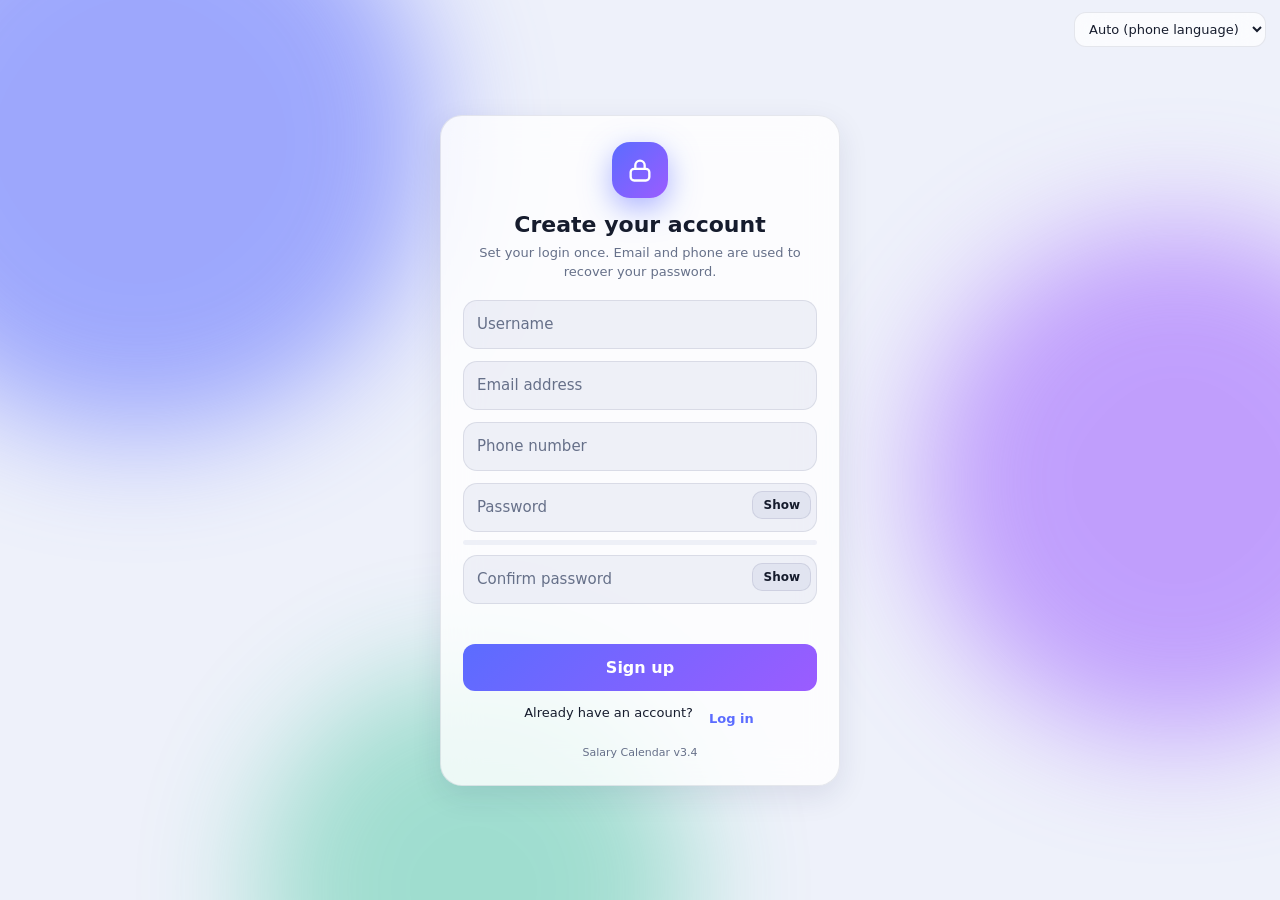
<file: login.html>
<!DOCTYPE html>
<html lang="en">
<head>
<meta charset="utf-8">
<meta name="viewport" content="width=device-width, initial-scale=1, viewport-fit=cover">
<title>Salary Calendar · Welcome back</title>
<link rel="manifest" href="manifest.webmanifest">
<meta name="theme-color" content="#0b1020">
<link rel="apple-touch-icon" href="apple-touch-icon.png">
<link rel="icon" href="icon-192.png" type="image/png">
<link rel="stylesheet" href="auth.css?v=3.4">
</head>
<body data-page="login">
<div class="auth">
  <div class="blob b1"></div><div class="blob b2"></div><div class="blob b3"></div>
  <div class="glass acard" id="acard">
    <div class="logo"><svg width="28" height="28" viewBox="0 0 24 24" fill="none" stroke="currentColor" stroke-width="2" stroke-linecap="round" stroke-linejoin="round"><rect x="4" y="11" width="16" height="10" rx="3"/><path d="M8 11V8a4 4 0 0 1 8 0v3"/></svg></div>
    <h2 id="at">Welcome back</h2>
    <p class="muted sub" id="as">Log in to open your salary calendar.</p>
    <p class="hint" id="hint"></p>
    <form id="aform" novalidate>
      <div class="f"><input id="u" type="text" placeholder=" " autocomplete="username" autocapitalize="none"><label for="u">Username</label></div>
      <div class="f"><input id="p" type="password" placeholder=" " autocomplete="current-password"><label for="p">Password</label><button type="button" class="eye" onclick="eye('p',this)">Show</button></div>
      <div class="msg" id="msg" role="alert"></div>
      <button class="pri big" id="go">Log in</button>
      <div class="links"><a href="recover.html?manual">Forgot password?</a><a href="signup.html">Create account</a></div>
    </form>
    <div class="ver">Salary Calendar v3.4</div>
  </div>
</div>
<script src="i18n.js?v=3.4"></script>
<script src="auth.js?v=3.4"></script>
</body>
</html>
</file>
<file: auth.css>
/* auth.css: shared look of login.html, signup.html and recover.html */

:root{--bg:#eef1fa;--glass:rgba(255,255,255,.72);--card:rgba(255,255,255,.8);--ink:#161c2d;--muted:#667089;--line:rgba(30,40,80,.1);--soft:rgba(60,80,160,.07);--primary:#5b6cff;--primary2:#9b5cff;--ok:#10b981;--warn:#f59e0b;--bad:#ef4444;--info:#0ea5e9;--shadow:0 10px 30px rgba(30,40,90,.1);color-scheme:light}
@media (prefers-color-scheme:dark){:root:not([data-theme="light"]){--bg:#0a0e1c;--glass:rgba(255,255,255,.07);--card:rgba(255,255,255,.06);--ink:#eaeefb;--muted:#97a1bd;--line:rgba(255,255,255,.1);--soft:rgba(255,255,255,.06);--shadow:0 10px 30px rgba(0,0,0,.4);color-scheme:dark}}
:root[data-theme="dark"]{--bg:#0a0e1c;--glass:rgba(255,255,255,.07);--card:rgba(255,255,255,.06);--ink:#eaeefb;--muted:#97a1bd;--line:rgba(255,255,255,.1);--soft:rgba(255,255,255,.06);--shadow:0 10px 30px rgba(0,0,0,.4);color-scheme:dark}
*{box-sizing:border-box;-webkit-tap-highlight-color:transparent}
html,body{margin:0;min-height:100%}
body{font-family:system-ui,-apple-system,"Noto Sans TC","Noto Sans Arabic",sans-serif;background:var(--bg);color:var(--ink);padding-top:env(safe-area-inset-top,0px);overflow-x:hidden}
body::before{content:"";position:fixed;inset:0;z-index:-1;background:radial-gradient(60vmax 60vmax at 10% -10%,rgba(91,108,255,.35),transparent 60%),radial-gradient(50vmax 50vmax at 100% 20%,rgba(155,92,255,.28),transparent 60%),radial-gradient(40vmax 40vmax at 40% 110%,rgba(16,185,129,.2),transparent 60%)}
button,input,select{font:inherit;color:inherit}
button{cursor:pointer;border:1px solid var(--line);background:var(--soft);border-radius:12px;padding:10px 14px;font-weight:600;transition:transform .12s,background .2s}
button:active{transform:scale(.96)}
button:focus-visible,input:focus-visible,select:focus-visible{outline:3px solid var(--primary);outline-offset:2px}
input,select{background:var(--soft);border:1px solid var(--line);border-radius:12px;padding:10px 12px;max-width:100%}
button.pri{background:linear-gradient(135deg,var(--primary),var(--primary2));border:0;color:#fff}
.glass{background:var(--card);border:1px solid var(--line);border-radius:22px;padding:18px;box-shadow:var(--shadow);backdrop-filter:blur(18px);-webkit-backdrop-filter:blur(18px)}
.muted{color:var(--muted);font-size:13px;line-height:1.5}
h2{font-size:16px;margin:0 0 10px}
.num{font-variant-numeric:tabular-nums}

@keyframes in{from{opacity:0;transform:translateY(8px)}to{opacity:1;transform:none}}
/* ===== v3.1 login ===== */
.auth{position:fixed;inset:0;z-index:1;display:grid;place-items:center;padding:calc(20px + env(safe-area-inset-top,0px)) 20px calc(20px + env(safe-area-inset-bottom,0px));overflow:auto;background:var(--bg);transition:opacity .45s,transform .45s}
.blob{position:absolute;border-radius:50%;filter:blur(60px);opacity:.55;animation:float 14s ease-in-out infinite;pointer-events:none}
.b1{width:46vmax;height:46vmax;background:#5b6cff;left:-12vmax;top:-12vmax}
.b2{width:40vmax;height:40vmax;background:#9b5cff;right:-12vmax;top:25%;animation-delay:-5s}
.b3{width:34vmax;height:34vmax;background:#10b981;left:20%;bottom:-16vmax;animation-delay:-9s;opacity:.35}
@keyframes float{50%{transform:translate(4vmax,-3vmax) scale(1.1)}}
.acard{position:relative;width:100%;max-width:400px;padding:26px 22px;animation:in .5s ease both}
.logo{width:56px;height:56px;border-radius:18px;background:linear-gradient(135deg,var(--primary),var(--primary2));display:grid;place-items:center;margin:0 auto 14px;box-shadow:0 10px 30px rgba(91,108,255,.5);animation:pulse 3s ease-in-out infinite;color:#fff}
@keyframes pulse{50%{transform:scale(1.07)}}
.acard h2{text-align:center;font-size:22px;margin:0}
.acard .sub{text-align:center;margin:6px 0 18px}
.f{position:relative;margin-bottom:12px}
.f input{width:100%;padding-block:20px 8px;padding-inline:14px 58px;border-radius:14px}
.f label{position:absolute;inset-inline-start:14px;top:15px;font-size:15px;color:var(--muted);pointer-events:none;transition:all .15s}
.f input:focus+label,.f input:not(:placeholder-shown)+label{top:6px;font-size:11px;color:var(--primary)}
.eye{position:absolute;inset-inline-end:6px;top:8px;padding:6px 10px;font-size:12px;border-radius:10px}
.strength{height:5px;border-radius:9px;background:var(--soft);overflow:hidden;margin:-4px 0 10px}
.strength div{height:100%;width:0;transition:width .3s,background .3s}
.big{width:100%;padding:14px;font-size:16px;margin-top:4px}
.big:disabled{opacity:.6}
.msg{min-height:18px;font-size:13px;color:var(--bad);margin:2px 2px 6px}
.msg.okk{color:var(--ok)}
.links{display:flex;justify-content:space-between;gap:10px;margin-top:14px;font-size:13px}
.links a{color:var(--primary);cursor:pointer;font-weight:600;text-decoration:none;padding:6px 2px}
.links a:hover{text-decoration:underline}
.hint{text-align:center;font-size:12px;color:var(--muted);margin:-8px 0 14px}
.note{background:rgba(245,158,11,.14);border:1px solid rgba(245,158,11,.35);border-radius:14px;padding:10px 12px;font-size:12.5px;margin-bottom:12px;line-height:1.45}
.shake{animation:shake .4s}
@keyframes shake{20%,60%{transform:translateX(-8px)}40%,80%{transform:translateX(8px)}}
.swap{opacity:0;transform:translateY(8px);transition:all .16s}
.ver{text-align:center;margin-top:14px;font-size:11px;color:var(--muted)}

@media (prefers-reduced-motion:reduce){*{animation:none!important;transition:none!important}}

.langbar{position:fixed;top:calc(12px + env(safe-area-inset-top,0px));inset-inline-end:14px;z-index:5}
.langbar select{padding:8px 10px;border-radius:12px;font-size:13px;background:var(--glass);backdrop-filter:blur(14px);-webkit-backdrop-filter:blur(14px)}
</file>
